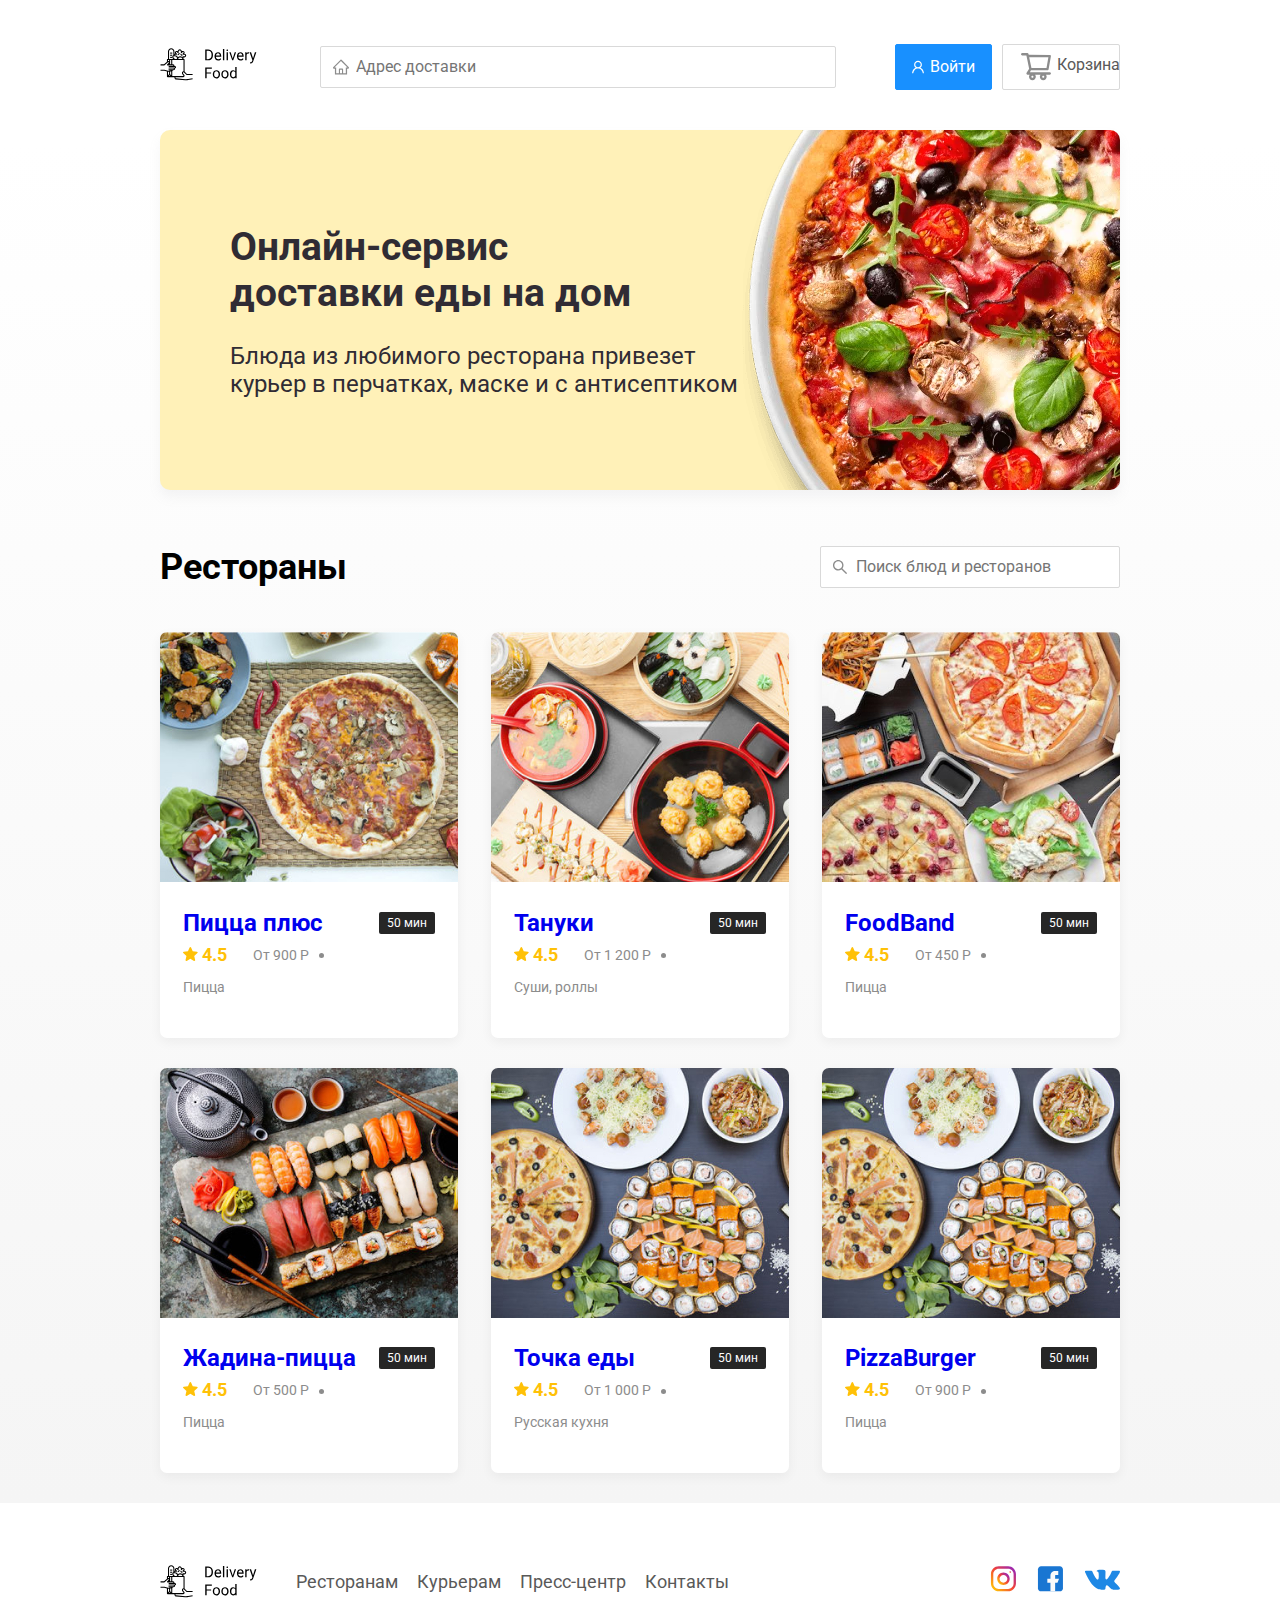
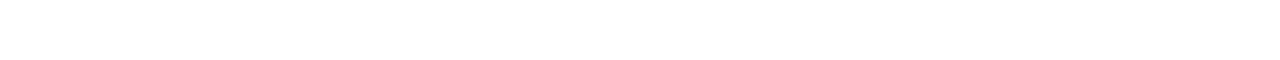
<file: index.html>
<!DOCTYPE html>
<html lang="ru">
  <head>
    <meta charset="UTF-8" />
    <meta name="viewport" content="width=device-width, initial-scale=1.0" />
    <title>Delivery Food - доставка еды на дом</title>
    <link
      href="https://fonts.googleapis.com/css2?family=Roboto:wght@400;700&display=swap&subset=cyrillic"
      rel="stylesheet"
    />
    <link rel="stylesheet" href="css/normalize.css" />
    <link rel="stylesheet" href="css/style.css" />
  </head>

  <body>
    <div class="container">
      <!-- Шапка сайта -->
      <header class="header">
        <a href="index.html" class="logo">
          <img src="img\logo.svg" alt="Logo" />
        </a>
        <input
          type="text"
          class="input input-address"
          placeholder="Адрес доставки"
        />
        <div class="buttons">
          <button class="button button-primary">
            <img src="img/enter.svg" alt="enter" class="button-icon" />
            <span class="button-text">Войти</span>
          </button>
          <button class="button">
            <img src="img/basket.svg" alt="basket" class="button-icon" />
            <span class="button-text">Корзина</span>
          </button>
        </div>
      </header>
    </div>
    <!--/.container-->
    <main class="main">
      <div class="container">
            <!--Секция Промо-->
            <section class="promo">
              <h1 class="promo-title">Онлайн-сервис<br> доставки еды на дом</h1>
              <p class="promo-text">Блюда из любимого ресторана привезет курьер в перчатках, маске и с антисептиком</p>
            </section>
            <!--Секция Рестораны-->
            <section class="restaurants">
              <div class="restaurants-heading">
                <h2 class="restaurants-title">Рестораны</h2>
                <input type="text" class="input input-restaurants" placeholder="Поиск блюд и ресторанов">
              </div>
              <div class="cards">
                <a href="restaurant.html" class="card">
                  <img src="img/pizza_plus.jpg" alt="pizza_plus" class="card-image">
                  <div class="card-text">
                    <div class="card-heading">
                      <h3 class="card-title">Пицца плюс</h3>
                      <span class="card-tag tag">50 мин</span>
                    </div>
                    <div class="card-info">
                      <div class="raitng">
                        <img src="img/star.svg" alt="raiting" class="raiting-star">
                        4.5
                      </div>
                      <div class="price">От 900 P</div>
                      <div class="category">Пицца</div>
                    </div>
                    <!-- /.card-info -->
                  </div>
                  <!-- /.card-text -->
                </a>
                <!-- /.card -->
                <a href="restaurant.html" class="card">
                  <img src="img/tanuki.jpg" alt="tanuki" class="card-image">
                  <div class="card-text">
                    <div class="card-heading">
                      <h3 class="card-title">Тануки</h3>
                      <span class="card-tag tag">50 мин</span>
                    </div>
                    <div class="card-info">
                      <div class="raitng">
                        <img src="img/star.svg" alt="raiting" class="raiting-star">
                        4.5
                      </div>
                      <div class="price">От 1 200 P</div>
                      <div class="category">Суши, роллы</div>
                    </div>
                    <!-- /.card-info -->
                  </div>
                  <!-- /.card-text -->
                </a>
                <!-- /.card -->
                <a href="restaurant.html" class="card">
                  <img src="img/foodband.jpg" alt="foodband" class="card-image">
                  <div class="card-text">
                    <div class="card-heading">
                      <h3 class="card-title">FoodBand</h3>
                      <span class="card-tag tag">50 мин</span>
                    </div>
                    <div class="card-info">
                      <div class="raitng">
                        <img src="img/star.svg" alt="raiting" class="raiting-star">
                        4.5
                      </div>
                      <div class="price">От 450 P</div>
                      <div class="category">Пицца</div>
                    </div>
                    <!-- /.card-info -->
                  </div>
                  <!-- /.card-text -->
                </a>
                <!-- /.card -->
                <a href="restaurant.html" class="card">
                  <img src="img/jadina_pizza.jpg" alt="jadina_pizza" class="card-image">
                  <div class="card-text">
                    <div class="card-heading">
                      <h3 class="card-title">Жадина-пицца</h3>
                      <span class="card-tag tag">50 мин</span>
                    </div>
                    <div class="card-info">
                      <div class="raitng">
                        <img src="img/star.svg" alt="raiting" class="raiting-star">
                        4.5
                      </div>
                      <div class="price">От 500 P</div>
                      <div class="category">Пицца</div>
                    </div>
                    <!-- /.card-info -->
                  </div>
                  <!-- /.card-text -->
                </a>
                <!-- /.card -->
                <a href="restaurant.html" class="card">
                  <img src="img/dot_eat.jpg" alt="dot_eat" class="card-image">
                  <div class="card-text">
                    <div class="card-heading">
                      <h3 class="card-title">Точка еды</h3>
                      <span class="card-tag tag">50 мин</span>
                    </div>
                    <div class="card-info">
                      <div class="raitng">
                        <img src="img/star.svg" alt="raiting" class="raiting-star">
                        4.5
                      </div>
                      <div class="price">От 1 000 P</div>
                      <div class="category">Русская кухня</div>
                    </div>
                    <!-- /.card-info -->
                  </div>
                  <!-- /.card-text -->
                </a>
                <!-- /.card -->
                <a href="restaurant.html" class="card">
                  <img src="img/dot_eat.jpg" alt="dot_eat" class="card-image">
                  <div class="card-text">
                    <div class="card-heading">
                      <h3 class="card-title">PizzaBurger</h3>
                      <span class="card-tag tag">50 мин</span>
                    </div>
                    <div class="card-info">
                      <div class="raitng">
                        <img src="img/star.svg" alt="raiting" class="raiting-star">
                        4.5
                      </div>
                      <div class="price">От 900 P</div>
                      <div class="category">Пицца</div>
                    </div>
                    <!-- /.card-info -->
                  </div>
                  <!-- /.card-text -->
                </a>
                <!-- /.card -->
              </div>
              <!-- /.cards -->
            </section>
      </div>
      <!-- /.container -->
    </main>
    <footer class="footer">
      <div class="container">
        <div class="footer-block">
          <img src="img/logo.svg" alt="logo" class="logo footer-logo">
          <nav class="footer-nav">
            <a href="#" class="footer-link">Ресторанам</a>
            <a href="#" class="footer-link">Курьерам</a>
            <a href="#" class="footer-link">Пресс-центр</a>
            <a href="#" class="footer-link">Контакты</a>
          </nav>
          <div class="social-links">
            <a href="#" class="social-link"><img src="img/instagram.svg" alt="instagram"></a>
            <a href="#" class="social-link"><img src="img/facebook.svg" alt="facebook"></a>
            <a href="#" class="social-link"><img src="img/vk.svg" alt="vk"></a>
          </div>
        </div>
      </div>
    </footer>
  </body>
</html>
</file>
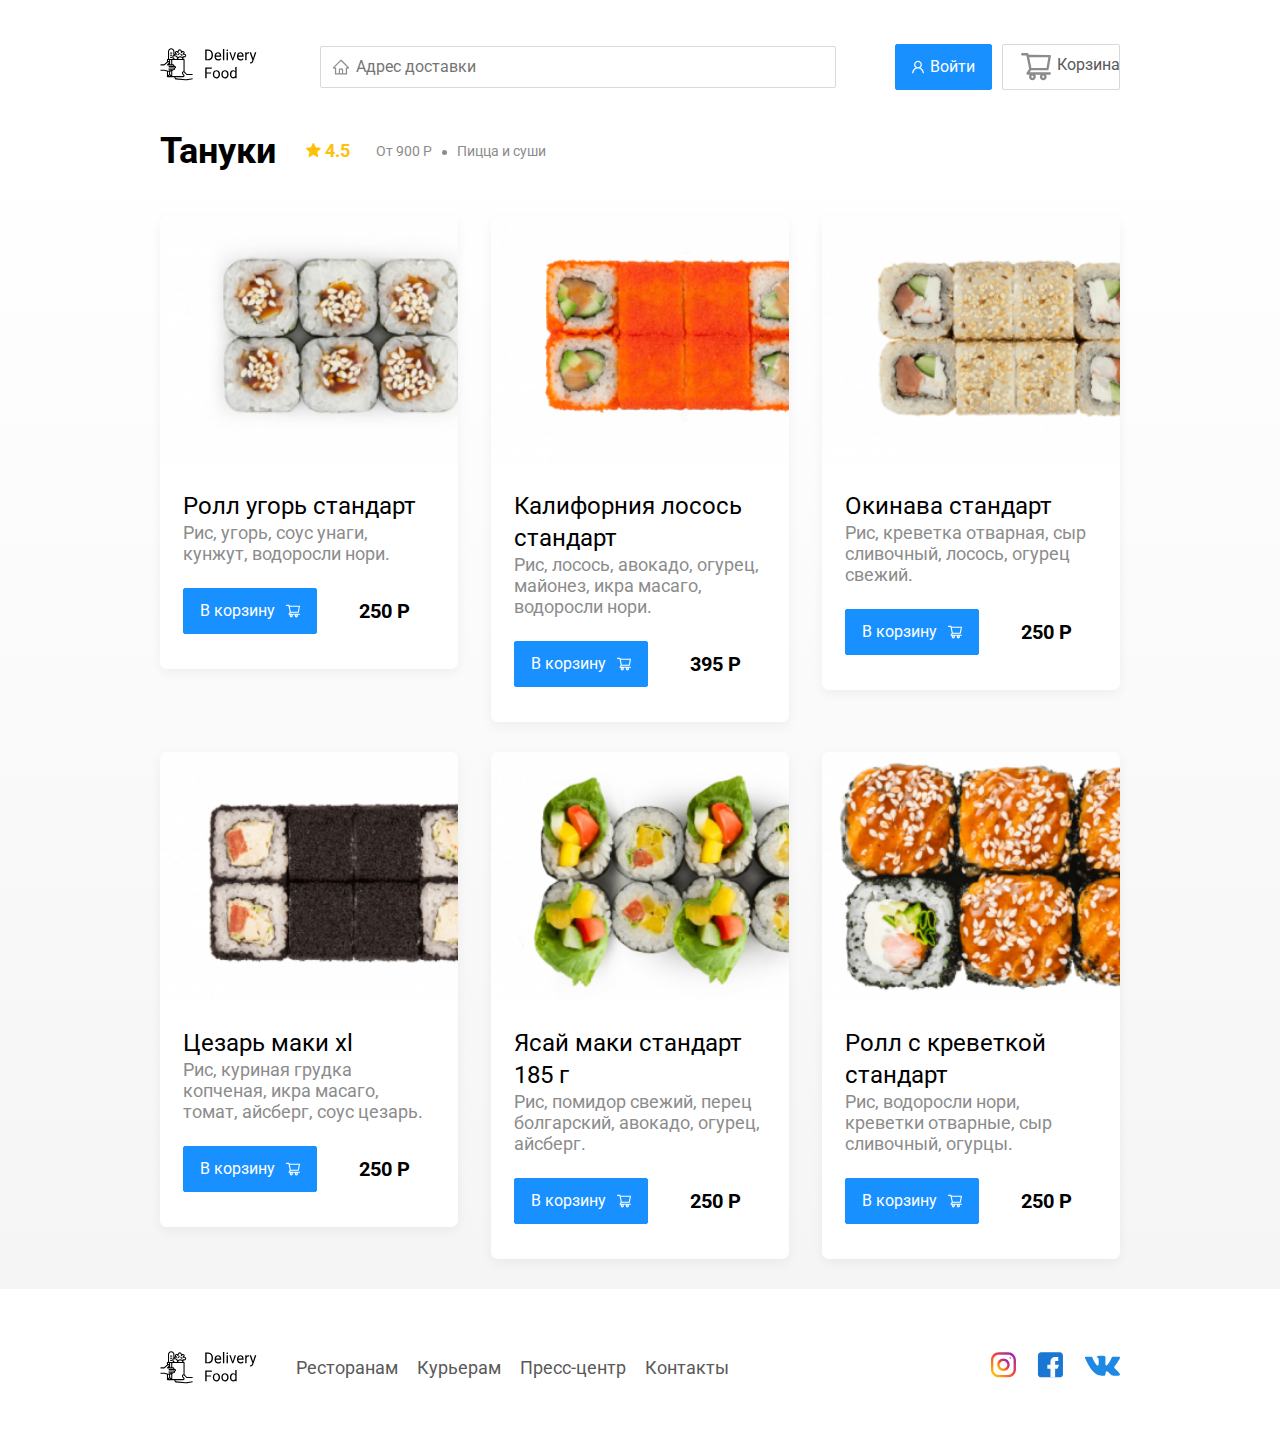
<file: restaurant.html>
<!DOCTYPE html>
<html lang="ru">
  <head>
    <meta charset="UTF-8" />
    <meta name="viewport" content="width=device-width, initial-scale=1.0" />
    <title>Тануки - доставка еды на дом</title>
    <link
      href="https://fonts.googleapis.com/css2?family=Roboto:wght@400;700&display=swap&subset=cyrillic"
      rel="stylesheet"
    />
    <link rel="stylesheet" href="css/normalize.css" />
    <link rel="stylesheet" href="css\animate.css" />
    <link rel="stylesheet" href="css/style.css" />
  </head>

  <body>
    <div class="container">
      <!-- Шапка сайта -->
      <header class="header">
        <a href="index.html" class="logo">
          <img src="img\logo.svg" alt="Logo">
        </a>
        <input
          type="text"
          class="input input-address"
          placeholder="Адрес доставки"
        />
        <div class="buttons">
          <button class="button button-primary">
            <img src="img/enter.svg" alt="enter" class="button-icon" />
            <span class="button-text">Войти</span>
          </button>
          <button class="button" id="card-button">
            <img src="img/basket.svg" alt="basket" class="button-icon" />
            <span class="button-text">Корзина</span>
          </button>
        </div>
      </header>
    </div>
    <!--/.container-->
    <main class="main">
      <div class="container">
            <!--Секция Рестораны-->
            <section class="restaurants">
              <div class="restaurants-heading">
                <h2 class="restaurants-title">Тануки</h2>
                <div class="card-info">
                  <div class="raitng">
                    <img src="img/star.svg" alt="raiting" class="raiting-star">
                    4.5
                  </div>
                  <div class="price">От 900 P</div>
                  <div class="category">Пицца и суши</div>
                </div>
              </div>
              <div class="cards">
                <div class="card wow fadeInUp" data-wow-delay="0.2s">
                  <img src="img/ugor.jpg" alt="ugor" class="card-image">
                  <div class="card-text">
                    <div class="card-heading">
                      <h3 class="card-title card-title-reg">Ролл угорь стандарт</h3>
                    </div>
                    <div class="card-info">
                      <div class="ingredients">Рис, угорь, соус унаги, кунжут, водоросли нори.</div>
                    </div>
                    <!-- /.card-info -->
                    <div class="card-buttons">
                      <button class="button button-primary">
                        <span class="button-card-text">В корзину</span>
                        <img src="img/basket_white.svg" alt="basket_white" class="button-card-image">
                      </button>
                      <strong class="card-price-bold">250 Р</strong>
                    </div>
                  </div>
                  <!-- /.card-text -->
                </div>
                <!-- /.card -->
                <div class="card wow fadeInUp" data-wow-delay="0.4s">
                  <img src="img/california.jpg" alt="california" class="card-image">
                  <div class="card-text">
                    <div class="card-heading">
                      <h3 class="card-title card-title-reg">Калифорния лосось стандарт</h3>
                    </div>
                    <div class="card-info">
                      <div class="ingredients">Рис, лосось, авокадо, огурец, майонез, икра масаго, водоросли нори.</div>
                    </div>
                    <!-- /.card-info -->
                    <div class="card-buttons">
                      <button class="button button-primary">
                        <span class="button-card-text">В корзину</span>
                        <img src="img/basket_white.svg" alt="basket_white" class="button-card-image">
                      </button>
                      <strong class="card-price-bold">395 Р</strong>
                    </div>
                  </div>
                  <!-- /.card-text -->
                </div>
                <!-- /.card -->
                <div class="card wow fadeInUp" data-wow-delay="0.6s">
                  <img src="img/okinava.jpg" alt="okinava" class="card-image">
                  <div class="card-text">
                    <div class="card-heading">
                      <h3 class="card-title card-title-reg">Окинава стандарт</h3>
                    </div>
                    <div class="card-info">
                      <div class="ingredients">Рис, креветка отварная, сыр сливочный, лосось, огурец свежий.</div>
                    </div>
                    <!-- /.card-info -->
                    <div class="card-buttons">
                      <button class="button button-primary">
                        <span class="button-card-text">В корзину</span>
                        <img src="img/basket_white.svg" alt="basket_white" class="button-card-image">
                      </button>
                      <strong class="card-price-bold">250 Р</strong>
                    </div>
                  </div>
                  <!-- /.card-text -->
                </div>
                <!-- /.card -->
                <div class="card wow fadeInUp" data-wow-delay="0.2s">
                  <img src="img/ceasar.jpg" alt="ceasar" class="card-image">
                  <div class="card-text">
                    <div class="card-heading">
                      <h3 class="card-title card-title-reg">Цезарь маки хl</h3>
                    </div>
                    <div class="card-info">
                      <div class="ingredients">Рис, куриная грудка копченая, икра масаго, томат, айсберг, соус цезарь.</div>
                    </div>
                    <!-- /.card-info -->
                    <div class="card-buttons">
                      <button class="button button-primary">
                        <span class="button-card-text">В корзину</span>
                        <img src="img/basket_white.svg" alt="basket_white" class="button-card-image">
                      </button>
                      <strong class="card-price-bold">250 Р</strong>
                    </div>
                  </div>
                  <!-- /.card-text -->
                </div>
                <!-- /.card -->
                <div class="card wow fadeInUp" data-wow-delay="0.4s">
                  <img src="img/yasai-maki.jpg" alt="yasai-maki" class="card-image">
                  <div class="card-text">
                    <div class="card-heading">
                      <h3 class="card-title card-title-reg">Ясай маки стандарт 185 г</h3>
                    </div>
                    <div class="card-info">
                      <div class="ingredients">Рис, помидор свежий, перец болгарский, авокадо, огурец, айсберг.</div>
                    </div>
                    <!-- /.card-info -->
                    <div class="card-buttons">
                      <button class="button button-primary">
                        <span class="button-card-text">В корзину</span>
                        <img src="img/basket_white.svg" alt="basket_white" class="button-card-image">
                      </button>
                      <strong class="card-price-bold">250 Р</strong>
                    </div>
                  </div>
                  <!-- /.card-text -->
                </div>
                <!-- /.card -->
                <div class="card wow fadeInUp" data-wow-delay="0.6s">
                  <img src="img/shrimp.jpg" alt="shrimp" class="card-image">
                  <div class="card-text">
                    <div class="card-heading">
                      <h3 class="card-title card-title-reg">Ролл с креветкой стандарт</h3>
                    </div>
                    <div class="card-info">
                      <div class="ingredients">Рис, водоросли нори, креветки отварные, сыр сливочный, огурцы.</div>
                    </div>
                    <!-- /.card-info -->
                    <div class="card-buttons">
                      <button class="button button-primary">
                        <span class="button-card-text">В корзину</span>
                        <img src="img/basket_white.svg" alt="basket_white" class="button-card-image">
                      </button>
                      <strong class="card-price-bold">250 Р</strong>
                    </div>
                  </div>
                  <!-- /.card-text -->
                  </div>
                  <!-- /.card -->
                </div>
                <!-- /.cards -->
            </section>
      </div>
      <!-- /.container -->
    </main>
    <footer class="footer">
      <div class="container">
        <div class="footer-block">
          <img src="img/logo.svg" alt="logo" class="logo footer-logo">
          <nav class="footer-nav">
            <a href="#" class="footer-link">Ресторанам</a>
            <a href="#" class="footer-link">Курьерам</a>
            <a href="#" class="footer-link">Пресс-центр</a>
            <a href="#" class="footer-link">Контакты</a>
          </nav>
          <div class="social-links">
            <a href="#" class="social-link"><img src="img/instagram.svg" alt="instagram"></a>
            <a href="#" class="social-link"><img src="img/facebook.svg" alt="facebook"></a>
            <a href="#" class="social-link"><img src="img/vk.svg" alt="vk"></a>
          </div>
        </div>
      </div>
    </footer>

    <div class="modal">
      <div class="modal-dialog">
        <div class="modal-header">
          <h3 class="modal-title">Корзина</h3>
          <buttoo class="close">&times;</buttoo>
        </div>
        <div class="modal-body">
          <div class="food-row">
            <span class="food-name">Ролл угорь стандарт</span>
            <strong class="food-price">250 Р</strong>
            <div class="food-counter">
              <button class="counter-button">-</button>
              <span class="counter">1</span>
              <button class="counter-button">+</button>
            </div>
          </div>
          <div class="food-row">
            <span class="food-name">Ролл угорь стандарт</span>
            <strong class="food-price">250 Р</strong>
            <div class="food-counter">
              <button class="counter-button">-</button>
              <span class="counter">1</span>
              <button class="counter-button">+</button>
            </div>
          </div>
          <div class="food-row">
            <span class="food-name">Ролл угорь стандарт</span>
            <strong class="food-price">250 Р</strong>
            <div class="food-counter">
              <button class="counter-button">-</button>
              <span class="counter">1</span>
              <button class="counter-button">+</button>
            </div>
          </div>
          <div class="food-row">
            <span class="food-name">Ролл угорь стандарт</span>
            <strong class="food-price">250 Р</strong>
            <div class="food-counter">
              <button class="counter-button">-</button>
              <span class="counter">1</span>
              <button class="counter-button">+</button>
            </div>
          </div>
          <div class="food-row">
            <span class="food-name">Ролл угорь стандарт</span>
            <strong class="food-price">250 Р</strong>
            <div class="food-counter">
              <button class="counter-button">-</button>
              <span class="counter">1</span>
              <button class="counter-button">+</button>
            </div>
          </div>
        </div>
        <!--modal-body-->
        <div class="modal-footer">
          <span class="modal-pricetag">1250 P</span>
          <div class="footer-buttons">
            <button class="button-primary">Оформить заказ</button>
            <button class="button">Отмена</button>
          </div>
        </div>
        <!-- /.modal-footer -->
      </div>
    </div>

    <script src="js/wow.min.js"></script>
    <script src="js/main.js"></script>

  </body>
</html>
</file>
<file: css/style.css>
* {
  box-sizing: border-box;
}

body {
  font-family: "Roboto", sans-serif;
  padding-top: 44px;
}

.container {
  max-width: 1200px;
  margin: auto;
}

.header {
  display: flex;
  align-items: center;
  justify-content: space-between;
  margin-bottom: 40px;
}

.input {
  background: #ffffff;
  border: 1px solid #d9d9d9;
  border-radius: 2px;
  font-size: 16px;
  line-height: 24px;
  padding: 8px;
  padding-left: 35px;
  background-repeat: no-repeat;
  background-position: left 11px center;
}

.input-address {
  flex: 0.8;
  background-image: url(../img/home.svg);
}

.buttons {
  display: flex;
  align-items: сenter;
}

.button {
  display: flex;
  align-items: сenter;
  padding: 8px 16px;
  background: #ffffff;
  border: 1px solid #d9d9d9;
  box-sizing: border-box;
  box-shadow: 0px 0px 2px rgba(0, 0, 0, 0.0015);
  border-radius: 2px;
  color: #595959;
  font-size: 16px;
  line-height: 24px;
}

.button-primary {
  background: #1890ff;
  border: 1px solid #1890ff;
  color: #ffffff;
  margin-right: 10px;
  padding: 10px 16px;
}

.button-icon {
  margin-right: 6px;
}

.button-card-text {
  margin-right: 10px;
}

.main {
  background: linear-gradient(180deg, rgba(245, 245, 245, 0) 1.04%, #F5F5F5 100%);
}

.promo {
  box-shadow: 0px 7px 12px rgba(158, 158, 163, 0.1);
  background: #fff1b8 url(../img/promo-image.png) no-repeat top -170px right -120px / 700px;
  border-radius: 10px;
  padding: 68px 70px;
  margin-bottom: 56px;
}

.promo-title {
  font-weight: bold;
  font-size: 39px;
  line-height: 46px;
  color: #302c34;
}

.promo-text {
  max-width: 538px;
  font-weight: normal;
  font-size: 24px;
  line-height: 28px;
  color: #302c34;
}

.input-restaurants {
  background-image: url(../img/search.svg);
  margin-left: auto;
  width: 300px;
}

.restaurants-heading {
  display: flex;
  align-items: center;
  margin-bottom: 44px;
}

.restaurants-title {
  font-weight: bold;
  font-size: 36px;
  line-height: 42px;
  color: #000000;
  margin: 0;
  margin-right: 30px;
}

.cards {
  display: flex;
  align-items: flex-start;
  justify-content: space-between;
  flex-wrap: wrap;
}

.card {
  background: #ffffff;
  box-shadow: 0px 4px 12px rgba(0, 0, 0, 0.05);
  border-radius: 7px;
  overflow: hidden;
  margin-bottom: 30px;
  flex-basis: 31%;
  text-decoration: none;
}

.card-image {
  width: 384px;
  height: 250px;
  object-fit: cover;
}

.card-text {
  padding-top: 20px;
  padding-bottom: 35px;
  padding-left: 23px;
  padding-right: 23px;
}

.card-heading {
  display: flex;
  align-items: center;
  justify-content: space-between;
}

.card-title {
  margin: 0;
  font-weight: bold;
  font-size: 24px;
  line-height: 32px;
}

.card-title-reg {
  font-weight: 400;
}

.card-tag {
  font-weight: normal;
  font-size: 12px;
  line-height: 20px;
  color: #ffffff;
  background: #262626;
  border-radius: 2px;
  padding: 1px 8px;
}

.card-info {
  display: flex;
  align-items: center;
  flex-wrap: wrap;
}

.card-buttons {
  display: flex;
  align-items: center;
    margin-top: 24px;
}

.card-price-bold {
  font-weight: bold;
  font-size: 20px;
  line-height: 32px;
  margin-left: 32px;
}

.raitng {
  margin-right: 26px;
  color: #ffc107;
  font-style: normal;
  font-weight: bold;
  font-size: 18px;
  line-height: 32px;
}

.price,
.category {
  font-weight: normal;
  font-size: 18px;
  line-height: 32px;
  color: #8c8c8c;
}

.price {
  margin-right: 10px;
}

.ingredients {
  font-weight: normal;
  font-size: 18px;
  line-height: 21px;
  color: #8C8C8C;
}

.category {
  text-overflow: ellipsis;
  overflow: hidden;
  white-space: nowrap;
  min-width: 150px;

}

.price:after {
  content: "";
  width: 5px;
  height: 5px;
  background-color: #8c8c8c;
  display: inline-block;
  vertical-align: middle;
  border-radius: 50%;
  margin-left: 10px;
}

.footer {
  padding: 60px 0;
}

.footer-block {
  display: flex;
  align-items: center;
  justify-content: space-between;
}

.footer-nav {
  margin-left: 35px;
  margin-right: auto;
}

.footer-link {
  display: inline-block;
  color: #595959;
  font-weight: normal;
  font-size: 18px;
  line-height: 21px;
  text-decoration: none;
}

.footer-link:not(:last-child) {
  margin-right: 15px;
}

.social-links {
  display: flex;
  align-items: center;
}

.social-link:not(:last-child) {
  margin-right: 21px;
}

.modal {
  position: fixed;
  left: 0;
  top: 0;
  width: 100%;
  height: 100%;
  background: rgba(0, 0, 0, 0.4);
  display: none;
}

.is-open {
  display: flex;
}

.modal-dialog {
  max-width: 780px;
  width: 95%;
  background: #FFFFFF;
  border-radius: 5px;
  margin: auto;
  padding: 40px 45px;
}

.modal-header {
  display: flex;
  align-items: center;
  justify-content: space-between;
  margin-bottom: 45px;
}

.modal-title {
  margin: 0;
  font-weight: bold;
  font-size: 36px;
  line-height: 42px;
}

.close {
  font-size: 36px;
  border: none;
  background-color: transparent;
}

.modal-body {
  margin-bottom: 52px;
}

.food-row {
  display: flex;
  align-items: flex-start;
  justify-content: space-between;
  padding-bottom: 8px;
  border-bottom: 1px solid #D9D9D9;
  margin-bottom: 15px;
}

.food-name {
  font-weight: normal;
  font-size: 18px;
  line-height: 32px;
}

.food-price {
  margin-left: auto;
  margin-right: 47px;
  font-weight: bold;
  font-size: 20px;
  line-height: 32px;
}

.food-counter {
  display: flex;
  align-items: center;
}

.counter-button {
  display: flex;
  align-items: center;
  justify-content: center;
  width: 39px;
  height: 32px;
  background: #FFFFFF;
  border: 1px solid #40A9FF;
  box-sizing: border-box;
  border-radius: 2px;
  font-weight: normal;
  font-size: 14px;
  line-height: 22px;
  color: #40A9FF;
}

.counter {
  font-weight: normal;
  font-size: 16px;
  line-height: 24px;
  margin-left: 10px;
  margin-right: 10px;
}

.modal-footer {
  display: flex;
  align-items: center;
  justify-content: space-between;
}

.footer-buttons {
  display: flex;
  align-items: center;
}

.modal-pricetag {
  background: #262626;
  border-radius: 5px;
  color: #ffffff;
  padding: 15px 20px;
  font-size: 20px;
  line-height: 23px;
}



@media (max-width: 1366px) {

  .container {
    max-width: 960px;
  }

  .promo {
    background-position: center right -300px;
  }

  .raiting {
    margin-right: 15px;
  }

  .category,
  .price {
    font-size: 14px;
  }
}

@media (max-width: 992px) {

  .container {
    max-width: 750px;
  }

  .promo {
    padding: 50px;
    background-size: 600px;
    background-position: center right -300px;
  }

  .promo-text {
    font-size: 18px;
    max-width: 400px;
  }

  .card {
    flex-basis: 49%;
  }

  .footer-link {
    font-size: 16px;
  }
}

@media (max-width: 768px) {

  .container {
    max-width: 600px;
  }

  .promo {
    background-size: 450px;
  }

  .promo-title {
    font-size: 24px;
    line-height: 1.4;
  }

  .promo-text {
    max-width: 400px;
    font-size: 18px;
    margin-top: 0;
  }

  .card-info {
    flex-wrap: wrap;
  }

  .card .raitng {
    flex-basis: 100%;
  }

  .card-title {
    font-size: 18px;
  }

  .footer-link {
    font-size: 20px;
  }
}

@media (max-width: 620px) {

  .container {
    width: 90%;
  }

  .header {
    flex-wrap: wrap;
  }

  .input-address {
    margin-top: 15px;
    order: 5;
    flex: 1;
  }

  .promo {
    background-image: none;
  }

  .promo-title {
    margin-bottom: 10px;
  }

  .restaurants-title {
    font-size: 20px;
  }

  .card {
    flex-basis: 100%;
  }

  .card-image {
    width: 100%;
  }

  .footer {
    padding: 30px 0;
  }

  .footer-block {
    align-items: flex-start;
  }

  .footer-nav {
    margin-left: 0;
    margin-right: 0;
    order: 0;
    display: flex;
    flex-direction: column;
  }

  .footer-logo {
    margin-right: 15px;
    order: 1;
  }

  .social-links {
    order: 2;
  }

  .footer-link {
    font-size: 14px;
  }
}

@media (max-width: 480px) {

  .button {
    min-height: 40px;
  }

  .button-icon {
    margin: 0;
  }

  .button-text {
    display: none;
  }

  .promo {
    padding: 20px;
  }

  .promo-title {
    font-size: 20px;
  }

  .promo-text {
    max-width: 100%;
    font-size: 20px;
  }

  .restaurants-heading {
    flex-wrap: wrap;
    flex-direction: column;
    align-items: center;
  }

  .restaurants-title {
    margin-bottom: 20px;
  }

  .input-restaurants {
    width: 100%;
  }

  .footer-block {
    flex-wrap: wrap;
    flex-direction: column;
    align-items: center;
  }

  .footer-logo {
    order: 0;
    margin-bottom: 20px;
  }

  .footer-nav {
    margin-bottom: 20px;
    text-align: center;
  }

  .footer-link:not(:last-child) {
    margin-right: 0;
  }
}
</file>
